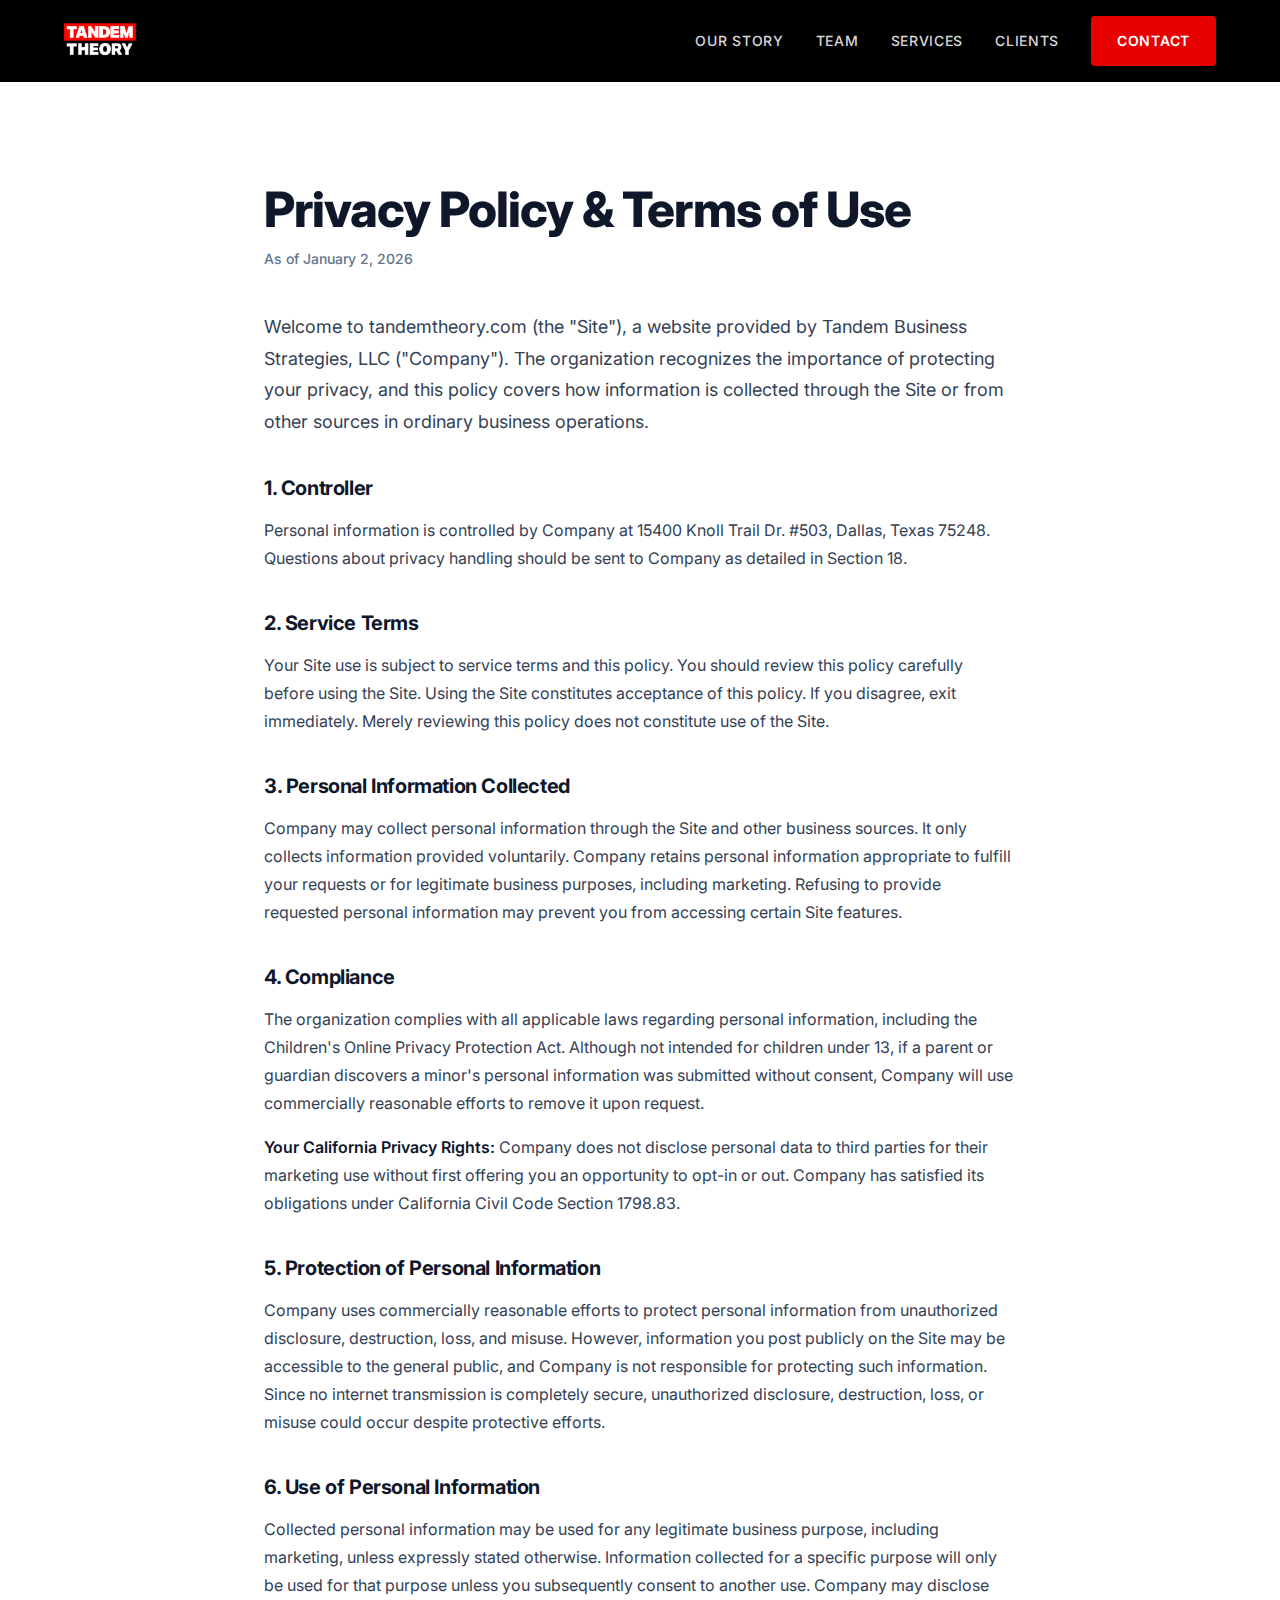
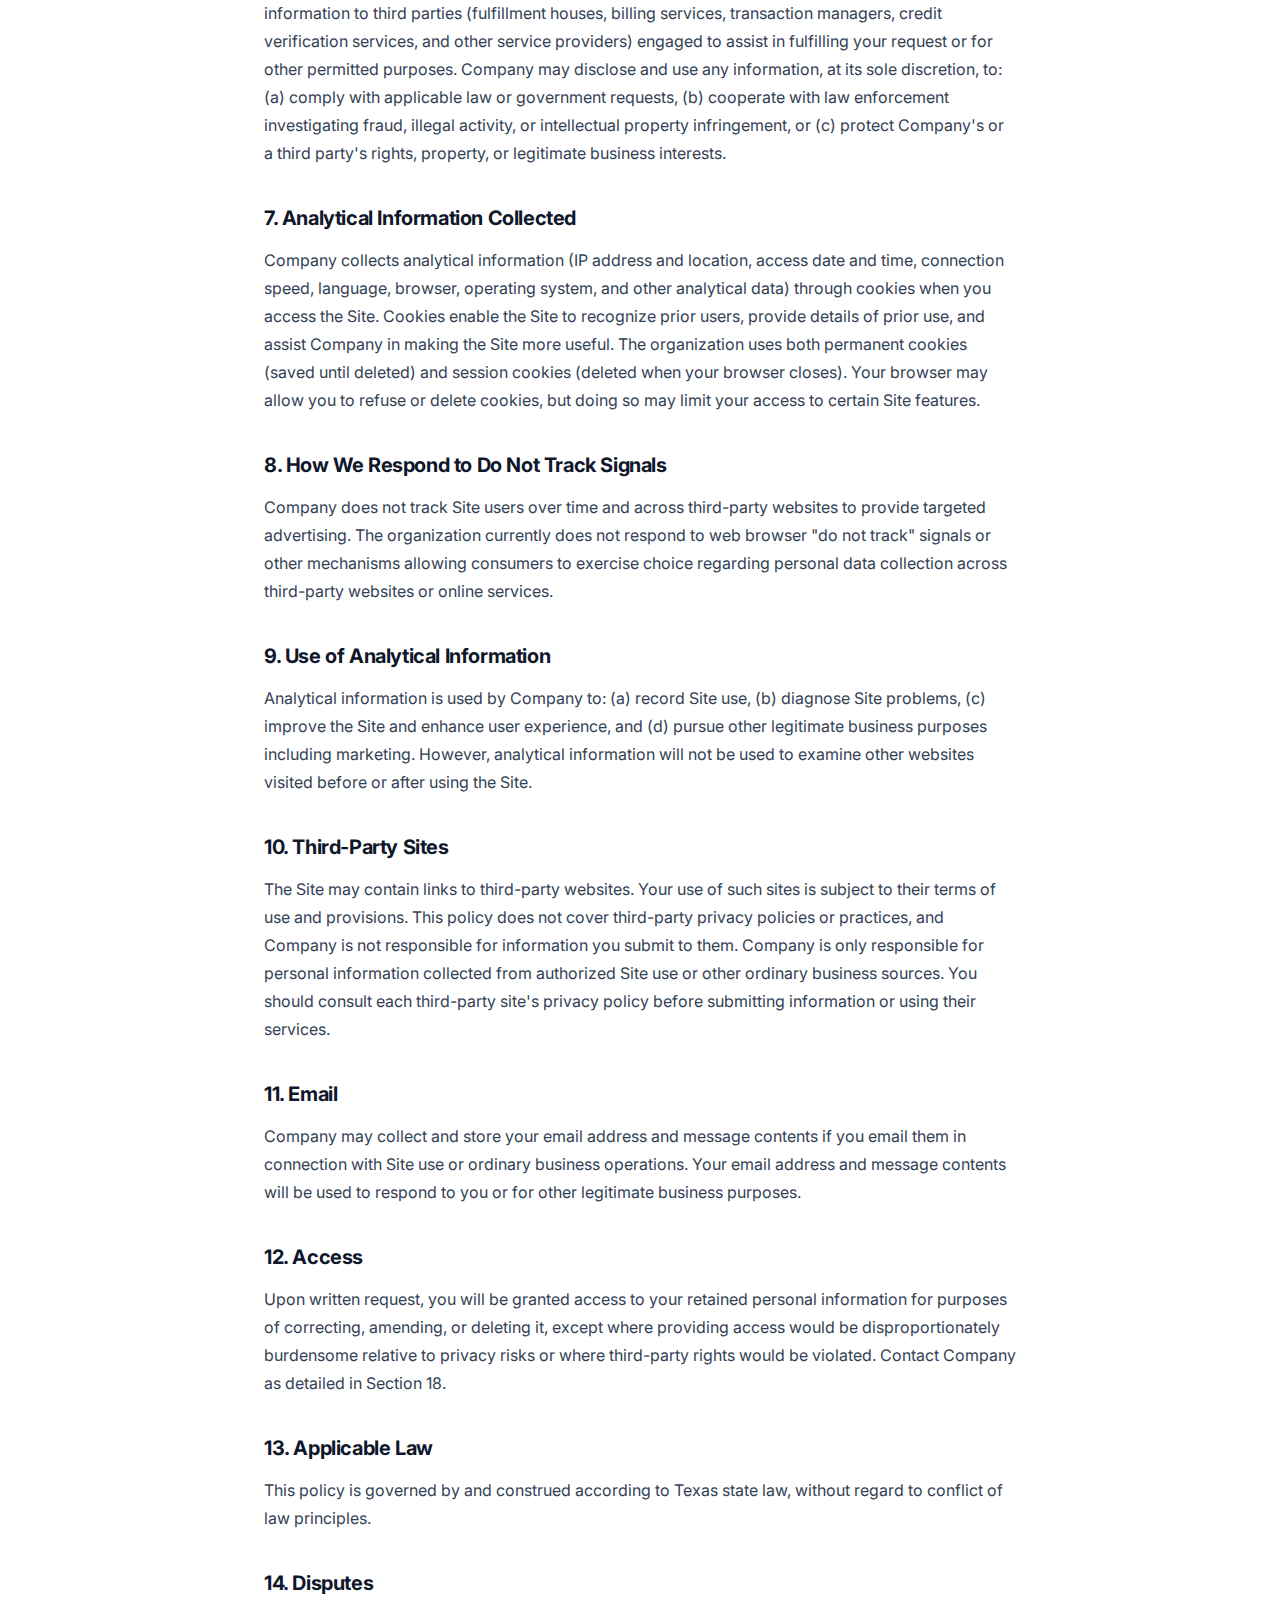
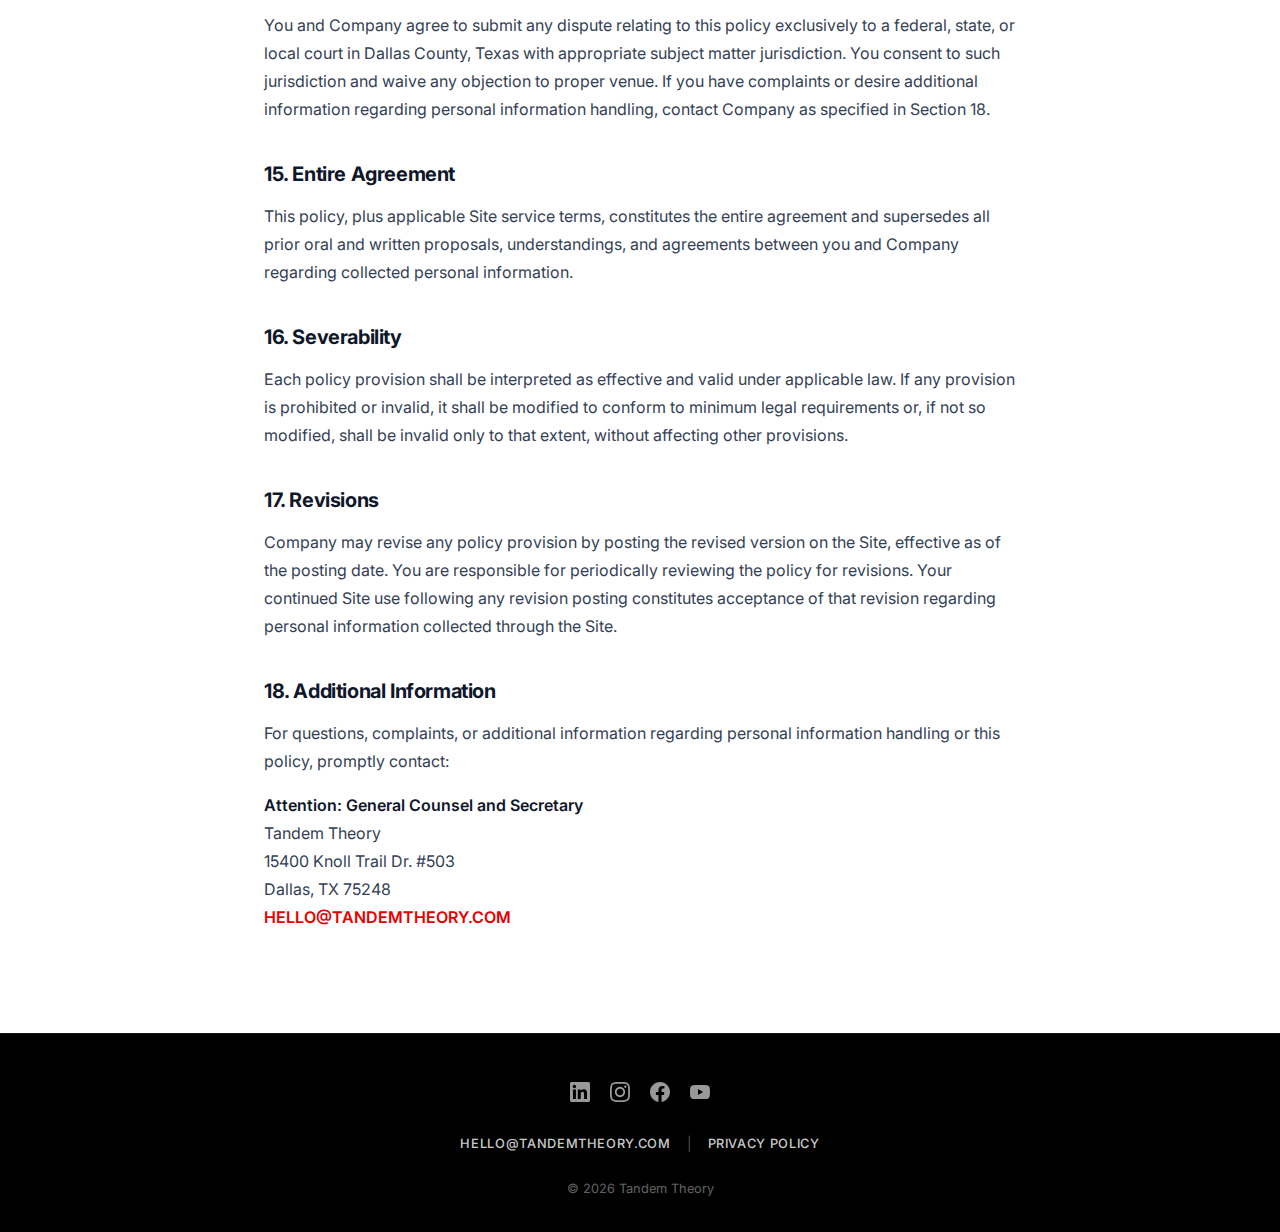
<file: privacy-policy.html>
<!DOCTYPE html>
<html lang="en">
<head>
  <meta charset="UTF-8">
  <meta name="viewport" content="width=device-width, initial-scale=1.0">
  <title>Privacy Policy | Tandem Theory</title>
  <meta name="description" content="Tandem Theory Privacy Policy and Terms of Use.">

  <!-- Favicon -->
  <link rel="icon" type="image/x-icon" href="favicon.ico">
  <link rel="icon" type="image/png" sizes="32x32" href="favicon-32x32.png">
  <link rel="icon" type="image/png" sizes="16x16" href="favicon-16x16.png">
  <link rel="apple-touch-icon" sizes="180x180" href="apple-touch-icon.png">
  <meta name="theme-color" content="#0F172A">

  <link rel="stylesheet" href="styles.css">
</head>
<body>
  <!-- Navigation -->
  <nav>
    <div class="container">
      <a href="index.html" class="logo"><img src="photos/tandem-logo.png" alt="Tandem Theory"></a>

      <!-- Hamburger Menu Button (mobile only) -->
      <button class="nav-toggle" aria-label="Toggle navigation menu" aria-expanded="false">
        <span class="hamburger-line"></span>
        <span class="hamburger-line"></span>
        <span class="hamburger-line"></span>
      </button>

      <ul class="nav-menu">
        <li><a href="index.html#story">Our Story</a></li>
        <li><a href="index.html#team">Team</a></li>
        <li><a href="index.html#services">Services</a></li>
        <li><a href="index.html#clients">Clients</a></li>
        <li><a href="index.html#contact" class="btn btn-primary">Contact</a></li>
      </ul>
    </div>
  </nav>

  <!-- Privacy Policy Content -->
  <section class="policy-page">
    <div class="container container--narrow">
      <h1>Privacy Policy & Terms of Use</h1>
      <p class="policy-date">As of January 2, 2026</p>

      <p class="lead">Welcome to tandemtheory.com (the "Site"), a website provided by Tandem Business Strategies, LLC ("Company"). The organization recognizes the importance of protecting your privacy, and this policy covers how information is collected through the Site or from other sources in ordinary business operations.</p>

      <h2>1. Controller</h2>
      <p>Personal information is controlled by Company at 15400 Knoll Trail Dr. #503, Dallas, Texas 75248. Questions about privacy handling should be sent to Company as detailed in Section 18.</p>

      <h2>2. Service Terms</h2>
      <p>Your Site use is subject to service terms and this policy. You should review this policy carefully before using the Site. Using the Site constitutes acceptance of this policy. If you disagree, exit immediately. Merely reviewing this policy does not constitute use of the Site.</p>

      <h2>3. Personal Information Collected</h2>
      <p>Company may collect personal information through the Site and other business sources. It only collects information provided voluntarily. Company retains personal information appropriate to fulfill your requests or for legitimate business purposes, including marketing. Refusing to provide requested personal information may prevent you from accessing certain Site features.</p>

      <h2>4. Compliance</h2>
      <p>The organization complies with all applicable laws regarding personal information, including the Children's Online Privacy Protection Act. Although not intended for children under 13, if a parent or guardian discovers a minor's personal information was submitted without consent, Company will use commercially reasonable efforts to remove it upon request.</p>
      <p><strong>Your California Privacy Rights:</strong> Company does not disclose personal data to third parties for their marketing use without first offering you an opportunity to opt-in or out. Company has satisfied its obligations under California Civil Code Section 1798.83.</p>

      <h2>5. Protection of Personal Information</h2>
      <p>Company uses commercially reasonable efforts to protect personal information from unauthorized disclosure, destruction, loss, and misuse. However, information you post publicly on the Site may be accessible to the general public, and Company is not responsible for protecting such information. Since no internet transmission is completely secure, unauthorized disclosure, destruction, loss, or misuse could occur despite protective efforts.</p>

      <h2>6. Use of Personal Information</h2>
      <p>Collected personal information may be used for any legitimate business purpose, including marketing, unless expressly stated otherwise. Information collected for a specific purpose will only be used for that purpose unless you subsequently consent to another use. Company may disclose information to third parties (fulfillment houses, billing services, transaction managers, credit verification services, and other service providers) engaged to assist in fulfilling your request or for other permitted purposes. Company may disclose and use any information, at its sole discretion, to: (a) comply with applicable law or government requests, (b) cooperate with law enforcement investigating fraud, illegal activity, or intellectual property infringement, or (c) protect Company's or a third party's rights, property, or legitimate business interests.</p>

      <h2>7. Analytical Information Collected</h2>
      <p>Company collects analytical information (IP address and location, access date and time, connection speed, language, browser, operating system, and other analytical data) through cookies when you access the Site. Cookies enable the Site to recognize prior users, provide details of prior use, and assist Company in making the Site more useful. The organization uses both permanent cookies (saved until deleted) and session cookies (deleted when your browser closes). Your browser may allow you to refuse or delete cookies, but doing so may limit your access to certain Site features.</p>

      <h2>8. How We Respond to Do Not Track Signals</h2>
      <p>Company does not track Site users over time and across third-party websites to provide targeted advertising. The organization currently does not respond to web browser "do not track" signals or other mechanisms allowing consumers to exercise choice regarding personal data collection across third-party websites or online services.</p>

      <h2>9. Use of Analytical Information</h2>
      <p>Analytical information is used by Company to: (a) record Site use, (b) diagnose Site problems, (c) improve the Site and enhance user experience, and (d) pursue other legitimate business purposes including marketing. However, analytical information will not be used to examine other websites visited before or after using the Site.</p>

      <h2>10. Third-Party Sites</h2>
      <p>The Site may contain links to third-party websites. Your use of such sites is subject to their terms of use and provisions. This policy does not cover third-party privacy policies or practices, and Company is not responsible for information you submit to them. Company is only responsible for personal information collected from authorized Site use or other ordinary business sources. You should consult each third-party site's privacy policy before submitting information or using their services.</p>

      <h2>11. Email</h2>
      <p>Company may collect and store your email address and message contents if you email them in connection with Site use or ordinary business operations. Your email address and message contents will be used to respond to you or for other legitimate business purposes.</p>

      <h2>12. Access</h2>
      <p>Upon written request, you will be granted access to your retained personal information for purposes of correcting, amending, or deleting it, except where providing access would be disproportionately burdensome relative to privacy risks or where third-party rights would be violated. Contact Company as detailed in Section 18.</p>

      <h2>13. Applicable Law</h2>
      <p>This policy is governed by and construed according to Texas state law, without regard to conflict of law principles.</p>

      <h2>14. Disputes</h2>
      <p>You and Company agree to submit any dispute relating to this policy exclusively to a federal, state, or local court in Dallas County, Texas with appropriate subject matter jurisdiction. You consent to such jurisdiction and waive any objection to proper venue. If you have complaints or desire additional information regarding personal information handling, contact Company as specified in Section 18.</p>

      <h2>15. Entire Agreement</h2>
      <p>This policy, plus applicable Site service terms, constitutes the entire agreement and supersedes all prior oral and written proposals, understandings, and agreements between you and Company regarding collected personal information.</p>

      <h2>16. Severability</h2>
      <p>Each policy provision shall be interpreted as effective and valid under applicable law. If any provision is prohibited or invalid, it shall be modified to conform to minimum legal requirements or, if not so modified, shall be invalid only to that extent, without affecting other provisions.</p>

      <h2>17. Revisions</h2>
      <p>Company may revise any policy provision by posting the revised version on the Site, effective as of the posting date. You are responsible for periodically reviewing the policy for revisions. Your continued Site use following any revision posting constitutes acceptance of that revision regarding personal information collected through the Site.</p>

      <h2>18. Additional Information</h2>
      <p>For questions, complaints, or additional information regarding personal information handling or this policy, promptly contact:</p>
      <address>
        <strong>Attention: General Counsel and Secretary</strong><br>
        Tandem Theory<br>
        15400 Knoll Trail Dr. #503<br>
        Dallas, TX 75248<br>
        <a href="mailto:hello@tandemtheory.com">HELLO@TANDEMTHEORY.COM</a>
      </address>
    </div>
  </section>

  <!-- Footer -->
  <footer>
    <div class="container">
      <div class="footer-content">
        <div class="footer-social">
          <a href="https://www.linkedin.com/company/tandem-theory-llc/" target="_blank" rel="noopener" aria-label="LinkedIn">
            <svg width="20" height="20" viewBox="0 0 24 24" fill="currentColor"><path d="M20.447 20.452h-3.554v-5.569c0-1.328-.027-3.037-1.852-3.037-1.853 0-2.136 1.445-2.136 2.939v5.667H9.351V9h3.414v1.561h.046c.477-.9 1.637-1.85 3.37-1.85 3.601 0 4.267 2.37 4.267 5.455v6.286zM5.337 7.433c-1.144 0-2.063-.926-2.063-2.065 0-1.138.92-2.063 2.063-2.063 1.14 0 2.064.925 2.064 2.063 0 1.139-.925 2.065-2.064 2.065zm1.782 13.019H3.555V9h3.564v11.452zM22.225 0H1.771C.792 0 0 .774 0 1.729v20.542C0 23.227.792 24 1.771 24h20.451C23.2 24 24 23.227 24 22.271V1.729C24 .774 23.2 0 22.222 0h.003z"/></svg>
          </a>
          <a href="https://www.instagram.com/tandemtheory/" target="_blank" rel="noopener" aria-label="Instagram">
            <svg width="20" height="20" viewBox="0 0 24 24" fill="currentColor"><path d="M12 2.163c3.204 0 3.584.012 4.85.07 3.252.148 4.771 1.691 4.919 4.919.058 1.265.069 1.645.069 4.849 0 3.205-.012 3.584-.069 4.849-.149 3.225-1.664 4.771-4.919 4.919-1.266.058-1.644.07-4.85.07-3.204 0-3.584-.012-4.849-.07-3.26-.149-4.771-1.699-4.919-4.92-.058-1.265-.07-1.644-.07-4.849 0-3.204.013-3.583.07-4.849.149-3.227 1.664-4.771 4.919-4.919 1.266-.057 1.645-.069 4.849-.069zm0-2.163c-3.259 0-3.667.014-4.947.072-4.358.2-6.78 2.618-6.98 6.98-.059 1.281-.073 1.689-.073 4.948 0 3.259.014 3.668.072 4.948.2 4.358 2.618 6.78 6.98 6.98 1.281.058 1.689.072 4.948.072 3.259 0 3.668-.014 4.948-.072 4.354-.2 6.782-2.618 6.979-6.98.059-1.28.073-1.689.073-4.948 0-3.259-.014-3.667-.072-4.947-.196-4.354-2.617-6.78-6.979-6.98-1.281-.059-1.69-.073-4.949-.073zm0 5.838c-3.403 0-6.162 2.759-6.162 6.162s2.759 6.163 6.162 6.163 6.162-2.759 6.162-6.163c0-3.403-2.759-6.162-6.162-6.162zm0 10.162c-2.209 0-4-1.79-4-4 0-2.209 1.791-4 4-4s4 1.791 4 4c0 2.21-1.791 4-4 4zm6.406-11.845c-.796 0-1.441.645-1.441 1.44s.645 1.44 1.441 1.44c.795 0 1.439-.645 1.439-1.44s-.644-1.44-1.439-1.44z"/></svg>
          </a>
          <a href="https://www.facebook.com/tandemtheory" target="_blank" rel="noopener" aria-label="Facebook">
            <svg width="20" height="20" viewBox="0 0 24 24" fill="currentColor"><path d="M24 12.073c0-6.627-5.373-12-12-12s-12 5.373-12 12c0 5.99 4.388 10.954 10.125 11.854v-8.385H7.078v-3.47h3.047V9.43c0-3.007 1.792-4.669 4.533-4.669 1.312 0 2.686.235 2.686.235v2.953H15.83c-1.491 0-1.956.925-1.956 1.874v2.25h3.328l-.532 3.47h-2.796v8.385C19.612 23.027 24 18.062 24 12.073z"/></svg>
          </a>
          <a href="https://www.youtube.com/@tandemtheory" target="_blank" rel="noopener" aria-label="YouTube">
            <svg width="20" height="20" viewBox="0 0 24 24" fill="currentColor"><path d="M23.498 6.186a3.016 3.016 0 0 0-2.122-2.136C19.505 3.545 12 3.545 12 3.545s-7.505 0-9.377.505A3.017 3.017 0 0 0 .502 6.186C0 8.07 0 12 0 12s0 3.93.502 5.814a3.016 3.016 0 0 0 2.122 2.136c1.871.505 9.376.505 9.376.505s7.505 0 9.377-.505a3.015 3.015 0 0 0 2.122-2.136C24 15.93 24 12 24 12s0-3.93-.502-5.814zM9.545 15.568V8.432L15.818 12l-6.273 3.568z"/></svg>
          </a>
        </div>
        <div class="footer-links">
          <a href="mailto:hello@tandemtheory.com">HELLO@TANDEMTHEORY.COM</a>
          <span class="footer-divider">|</span>
          <a href="privacy-policy.html">PRIVACY POLICY</a>
        </div>
        <p class="footer-copyright">&copy; 2026 Tandem Theory</p>
      </div>
    </div>
  </footer>

  <script>
    // Mobile navigation toggle
    const navToggle = document.querySelector('.nav-toggle');
    const navMenu = document.querySelector('.nav-menu');

    function closeMenu() {
      navToggle.classList.remove('active');
      navMenu.classList.remove('active');
      navToggle.setAttribute('aria-expanded', 'false');
      document.body.style.overflow = '';
    }

    function openMenu() {
      navToggle.classList.add('active');
      navMenu.classList.add('active');
      navToggle.setAttribute('aria-expanded', 'true');
      document.body.style.overflow = 'hidden';
    }

    navToggle.addEventListener('click', () => {
      if (navMenu.classList.contains('active')) {
        closeMenu();
      } else {
        openMenu();
      }
    });

    navMenu.querySelectorAll('a').forEach(link => {
      link.addEventListener('click', closeMenu);
    });

    document.addEventListener('click', (e) => {
      if (navMenu.classList.contains('active') &&
          !navMenu.contains(e.target) &&
          !navToggle.contains(e.target)) {
        closeMenu();
      }
    });

    document.addEventListener('keydown', (e) => {
      if (e.key === 'Escape' && navMenu.classList.contains('active')) {
        closeMenu();
        navToggle.focus();
      }
    });
  </script>
</body>
</html>
</file>
<file: styles.css>
/* ============================================================================
   TANDEM THEORY 2026 - Premium Design System
   ============================================================================
   A refined, confident design language for a premium marketing agency.

   Design Principles:
   - Confident restraint over flashy decoration
   - Generous whitespace creates premium feel
   - Typography does the heavy lifting
   - Red accents are strategic, not overwhelming
   - Smooth micro-interactions signal quality

   Typography: Inter (Google Fonts) - clean, professional, highly readable
   ============================================================================ */

/* ----------------------------------------------------------------------------
   Google Font Import
   Inter: Modern, professional, excellent readability at all sizes
   ---------------------------------------------------------------------------- */
@import url('https://fonts.googleapis.com/css2?family=Inter:wght@400;500;600;700;800&display=swap');

/* ----------------------------------------------------------------------------
   Design Tokens / CSS Custom Properties
   Centralized values for consistency and maintainability
   ---------------------------------------------------------------------------- */
:root {
  /* Brand Colors - Strategic use of red */
  --red-primary: #E60000;      /* Slightly refined red - less harsh than pure #FF0000 */
  --red-hover: #CC0000;        /* Deeper red for hover states */
  --red-subtle: rgba(230, 0, 0, 0.08); /* For subtle backgrounds */

  /* Neutrals - Sophisticated slate palette */
  --dark-slate: #0F172A;       /* Near-black for maximum impact */
  --medium-slate: #334155;     /* Primary body text */
  --light-slate: #64748B;      /* Secondary text, captions */
  --border-slate: #E2E8F0;     /* Subtle borders */
  --light-gray: #F8FAFC;       /* Light backgrounds */
  --white: #FFFFFF;

  /* Typography Scale - Based on 1.25 ratio (Major Third) */
  --text-xs: 0.8rem;           /* 12.8px - Fine print */
  --text-sm: 0.875rem;         /* 14px - Captions, labels */
  --text-base: 1rem;           /* 16px - Body text */
  --text-lg: 1.125rem;         /* 18px - Lead paragraphs */
  --text-xl: 1.25rem;          /* 20px - Small headings */
  --text-2xl: 1.563rem;        /* 25px - Section subheads */
  --text-3xl: 1.953rem;        /* 31px - Section heads */
  --text-4xl: 2.441rem;        /* 39px - Page heads */
  --text-5xl: 3.052rem;        /* 49px - Hero text */
  --text-6xl: 3.815rem;        /* 61px - Display */

  /* Font Weights */
  --font-normal: 400;
  --font-medium: 500;
  --font-semibold: 600;
  --font-bold: 700;
  --font-extrabold: 800;

  /* Line Heights */
  --leading-tight: 1.15;       /* Headings */
  --leading-snug: 1.3;         /* Subheadings */
  --leading-normal: 1.6;       /* Body text */
  --leading-relaxed: 1.75;     /* Long-form content */

  /* Letter Spacing */
  --tracking-tight: -0.02em;   /* Headings */
  --tracking-normal: 0;
  --tracking-wide: 0.05em;     /* Labels, caps */

  /* Spacing Scale - 8px base unit */
  --space-1: 0.25rem;          /* 4px */
  --space-2: 0.5rem;           /* 8px */
  --space-3: 0.75rem;          /* 12px */
  --space-4: 1rem;             /* 16px */
  --space-5: 1.25rem;          /* 20px */
  --space-6: 1.5rem;           /* 24px */
  --space-8: 2rem;             /* 32px */
  --space-10: 2.5rem;          /* 40px */
  --space-12: 3rem;            /* 48px */
  --space-16: 4rem;            /* 64px */
  --space-20: 5rem;            /* 80px */
  --space-24: 6rem;            /* 96px */
  --space-32: 8rem;            /* 128px */

  /* Section Spacing - Generous for premium feel */
  --section-padding: clamp(4rem, 8vw, 7rem);
  --section-gap: clamp(3rem, 6vw, 5rem);

  /* Layout */
  --container-max: 1200px;
  --container-narrow: 800px;
  --container-wide: 1400px;

  /* Effects */
  --shadow-sm: 0 1px 2px rgba(0, 0, 0, 0.04);
  --shadow-md: 0 4px 12px rgba(0, 0, 0, 0.08);
  --shadow-lg: 0 12px 32px rgba(0, 0, 0, 0.12);
  --shadow-xl: 0 24px 48px rgba(0, 0, 0, 0.16);

  --radius-sm: 4px;
  --radius-md: 8px;
  --radius-lg: 12px;
  --radius-xl: 16px;

  /* Transitions */
  --ease-out: cubic-bezier(0.16, 1, 0.3, 1);
  --ease-in-out: cubic-bezier(0.45, 0, 0.55, 1);
  --duration-fast: 150ms;
  --duration-normal: 250ms;
  --duration-slow: 400ms;
}

/* ----------------------------------------------------------------------------
   CSS Reset & Base Styles
   ---------------------------------------------------------------------------- */
*,
*::before,
*::after {
  margin: 0;
  padding: 0;
  box-sizing: border-box;
}

html {
  scroll-behavior: smooth;
  -webkit-font-smoothing: antialiased;
  -moz-osx-font-smoothing: grayscale;
}

body {
  font-family: 'Inter', -apple-system, BlinkMacSystemFont, 'Segoe UI', Roboto, sans-serif;
  font-size: var(--text-base);
  font-weight: var(--font-normal);
  line-height: var(--leading-normal);
  color: var(--medium-slate);
  background: var(--white);
}

img {
  max-width: 100%;
  height: auto;
  display: block;
}

/* ----------------------------------------------------------------------------
   Typography System
   Clear hierarchy creates visual rhythm and guides the eye
   ---------------------------------------------------------------------------- */
h1, h2, h3, h4, h5, h6 {
  font-weight: var(--font-bold);
  color: var(--dark-slate);
  line-height: var(--leading-tight);
  letter-spacing: var(--tracking-tight);
}

h1 {
  font-size: var(--text-5xl);
  font-weight: var(--font-extrabold);
}

h2 {
  font-size: var(--text-4xl);
  margin-bottom: var(--space-4);
}

h3 {
  font-size: var(--text-2xl);
  font-weight: var(--font-semibold);
  line-height: var(--leading-snug);
}

h4 {
  font-size: var(--text-xl);
  font-weight: var(--font-semibold);
}

p {
  margin-bottom: var(--space-4);
}

p:last-child {
  margin-bottom: 0;
}

/* Lead paragraph styling */
.lead {
  font-size: var(--text-lg);
  line-height: var(--leading-relaxed);
  color: var(--light-slate);
}

strong {
  font-weight: var(--font-semibold);
  color: var(--dark-slate);
}

/* Global link styles - prevent browser default blue */
a {
  color: var(--red-primary);
  text-decoration: none;
  transition: color var(--duration-fast) var(--ease-out);
}

a:hover {
  color: var(--red-hover);
}

/* ----------------------------------------------------------------------------
   Layout System
   ---------------------------------------------------------------------------- */
.container {
  width: 100%;
  max-width: var(--container-max);
  margin: 0 auto;
  padding: 0 var(--space-6);
}

.container--narrow {
  max-width: var(--container-narrow);
}

.container--wide {
  max-width: var(--container-wide);
}

/* Section base styling */
section {
  scroll-margin-top: 100px;
}

/* ----------------------------------------------------------------------------
   Navigation
   Fixed, sleek, professional
   ---------------------------------------------------------------------------- */
nav {
  position: fixed;
  top: 0;
  left: 0;
  right: 0;
  background: #000000;
  z-index: 1000;
  padding: var(--space-4) 0;
  transition: all var(--duration-normal) var(--ease-out);
}

/* Add subtle shadow when scrolled - can be enhanced with JS */
nav.scrolled {
  background: rgba(0, 0, 0, 0.98);
  backdrop-filter: blur(12px);
  -webkit-backdrop-filter: blur(12px);
  box-shadow: var(--shadow-md);
}

nav .container {
  display: flex;
  justify-content: space-between;
  align-items: center;
}

.logo {
  display: flex;
  align-items: center;
  text-decoration: none;
  transition: opacity var(--duration-fast) var(--ease-out);
}

.logo:hover {
  opacity: 0.85;
}

.logo img {
  height: 36px;
  width: auto;
}

nav ul {
  display: flex;
  list-style: none;
  gap: var(--space-8);
  align-items: center;
}

nav a {
  color: rgba(255, 255, 255, 0.85);
  text-decoration: none;
  font-size: var(--text-sm);
  font-weight: var(--font-medium);
  letter-spacing: var(--tracking-wide);
  text-transform: uppercase;
  transition: color var(--duration-fast) var(--ease-out);
  position: relative;
}

nav a:not(.btn)::after {
  content: '';
  position: absolute;
  bottom: -4px;
  left: 0;
  width: 0;
  height: 2px;
  background: var(--red-primary);
  transition: width var(--duration-normal) var(--ease-out);
}

nav a:not(.btn):hover {
  color: var(--white);
}

nav a:not(.btn):hover::after {
  width: 100%;
}

/* ----------------------------------------------------------------------------
   Mobile Navigation Toggle (Hamburger Menu)
   Hidden on desktop, visible on mobile
   ---------------------------------------------------------------------------- */
.nav-toggle {
  display: none;
  flex-direction: column;
  justify-content: center;
  align-items: center;
  width: 44px;
  height: 44px;
  padding: 0;
  background: transparent;
  border: none;
  cursor: pointer;
  z-index: 1001;
}

.hamburger-line {
  display: block;
  width: 24px;
  height: 2px;
  background: var(--white);
  border-radius: 2px;
  transition: all var(--duration-normal) var(--ease-out);
}

.hamburger-line:nth-child(1) {
  transform: translateY(-6px);
}

.hamburger-line:nth-child(3) {
  transform: translateY(6px);
}

/* Hamburger to X animation when active */
.nav-toggle.active .hamburger-line:nth-child(1) {
  transform: translateY(0) rotate(45deg);
}

.nav-toggle.active .hamburger-line:nth-child(2) {
  opacity: 0;
  transform: scaleX(0);
}

.nav-toggle.active .hamburger-line:nth-child(3) {
  transform: translateY(0) rotate(-45deg);
}

/* ----------------------------------------------------------------------------
   Buttons
   Confident, tactile, premium feel
   ---------------------------------------------------------------------------- */
.btn {
  display: inline-flex;
  align-items: center;
  justify-content: center;
  padding: var(--space-3) var(--space-6);
  font-family: inherit;
  font-size: var(--text-sm);
  font-weight: var(--font-semibold);
  letter-spacing: var(--tracking-wide);
  text-transform: uppercase;
  text-decoration: none;
  border-radius: var(--radius-sm);
  border: 2px solid transparent;
  cursor: pointer;
  transition: all var(--duration-normal) var(--ease-out);
}

.btn-primary {
  background: var(--red-primary);
  color: var(--white);
  border-color: var(--red-primary);
}

.btn-primary:hover {
  background: var(--red-hover);
  border-color: var(--red-hover);
  transform: translateY(-2px);
  box-shadow: 0 4px 16px rgba(230, 0, 0, 0.3);
}

.btn-outline {
  background: transparent;
  color: var(--white);
  border-color: rgba(255, 255, 255, 0.5);
}

.btn-outline:hover {
  background: var(--white);
  color: var(--dark-slate);
  border-color: var(--white);
  transform: translateY(-2px);
}

/* Larger button variant for hero */
.btn--lg {
  padding: var(--space-4) var(--space-10);
  font-size: var(--text-base);
}

/* ----------------------------------------------------------------------------
   Hero Section
   Premium, confident, photographic
   ---------------------------------------------------------------------------- */
.hero {
  min-height: 100vh;
  display: flex;
  align-items: center;
  justify-content: center;
  position: relative;
  overflow: hidden;
  padding-top: 80px;
}

.hero-image {
  position: absolute;
  top: 0;
  left: 0;
  width: 100%;
  height: 100%;
  object-fit: cover;
  object-position: center center;
  z-index: 1;
}

/* Sophisticated multi-layer gradient overlay */
.hero-overlay {
  position: absolute;
  top: 0;
  left: 0;
  width: 100%;
  height: 100%;
  z-index: 2;
  /* Darker, more dramatic gradient for premium feel */
  background:
    linear-gradient(
      180deg,
      rgba(15, 23, 42, 0.4) 0%,
      rgba(15, 23, 42, 0.3) 40%,
      rgba(15, 23, 42, 0.6) 80%,
      rgba(15, 23, 42, 0.85) 100%
    );
}

.hero-content {
  position: relative;
  z-index: 3;
  text-align: center;
  color: var(--white);
  max-width: 900px;
  padding: var(--space-8);
}

.hero-content h1 {
  color: var(--white);
  font-size: clamp(2.5rem, 6vw, var(--text-6xl));
  font-weight: var(--font-extrabold);
  margin-bottom: var(--space-6);
  text-shadow: 0 2px 40px rgba(0, 0, 0, 0.3);
  letter-spacing: -0.03em;
}

.hero-content p {
  font-size: clamp(1.125rem, 2.5vw, var(--text-xl));
  line-height: var(--leading-relaxed);
  margin-bottom: var(--space-10);
  opacity: 0.92;
  max-width: 650px;
  margin-left: auto;
  margin-right: auto;
  text-shadow: 0 1px 20px rgba(0, 0, 0, 0.2);
}

/* ----------------------------------------------------------------------------
   Stats Bar
   High-impact, authoritative proof points
   ---------------------------------------------------------------------------- */
.stats-bar {
  background: var(--dark-slate);
  padding: var(--space-16) 0;
  position: relative;
}

/* Subtle top border accent */
.stats-bar::before {
  content: '';
  position: absolute;
  top: 0;
  left: 50%;
  transform: translateX(-50%);
  width: min(90%, 600px);
  height: 1px;
  background: linear-gradient(
    90deg,
    transparent,
    rgba(255, 255, 255, 0.15) 20%,
    rgba(255, 255, 255, 0.15) 80%,
    transparent
  );
}

.stats-row {
  display: flex;
  justify-content: center;
  gap: clamp(var(--space-8), 8vw, var(--space-24));
  flex-wrap: wrap;
}

.stat {
  text-align: center;
  color: var(--white);
}

.stat-number {
  font-size: clamp(var(--text-3xl), 5vw, var(--text-5xl));
  font-weight: var(--font-extrabold);
  color: var(--red-primary);
  display: block;
  letter-spacing: var(--tracking-tight);
  line-height: 1;
  margin-bottom: var(--space-3);
}

.stat-label {
  font-size: var(--text-sm);
  font-weight: var(--font-medium);
  letter-spacing: var(--tracking-wide);
  text-transform: uppercase;
  opacity: 0.7;
}

/* ----------------------------------------------------------------------------
   Story Section (Compact)
   Centered, focused narrative
   ---------------------------------------------------------------------------- */
.story-compact {
  padding: var(--section-padding) 0;
  background: var(--white);
}

.story-compact .container {
  max-width: var(--container-narrow);
  text-align: center;
}

.story-compact h2 {
  margin-bottom: var(--space-8);
  font-size: clamp(var(--text-2xl), 4vw, var(--text-4xl));
}

.story-compact p {
  font-size: var(--text-lg);
  line-height: var(--leading-relaxed);
  color: var(--medium-slate);
  margin-bottom: var(--space-6);
}

.story-compact p:last-child {
  margin-bottom: 0;
  font-weight: var(--font-semibold);
  color: var(--dark-slate);
}

/* ----------------------------------------------------------------------------
   Three Pillars Section
   Strong visual identity, premium cards
   ---------------------------------------------------------------------------- */
.pillars-section {
  padding: var(--section-padding) 0;
  background: var(--dark-slate);
  color: var(--white);
  position: relative;
  overflow: hidden;
}

/* Subtle decorative element */
.pillars-section::before {
  content: '';
  position: absolute;
  top: -200px;
  right: -200px;
  width: 500px;
  height: 500px;
  background: radial-gradient(circle, rgba(230, 0, 0, 0.08) 0%, transparent 70%);
  pointer-events: none;
}

.pillars-section h2 {
  color: var(--white);
  text-align: center;
  margin-bottom: var(--section-gap);
  font-size: clamp(var(--text-2xl), 4vw, var(--text-4xl));
}

.pillars-grid {
  display: grid;
  grid-template-columns: repeat(3, 1fr);
  gap: var(--space-8);
}

.pillar-card {
  background: rgba(255, 255, 255, 0.03);
  border: 1px solid rgba(255, 255, 255, 0.08);
  padding: var(--space-10);
  border-radius: var(--radius-lg);
  position: relative;
  transition: all var(--duration-normal) var(--ease-out);
}

.pillar-card::before {
  content: '';
  position: absolute;
  top: 0;
  left: var(--space-8);
  right: var(--space-8);
  height: 3px;
  background: var(--red-primary);
  border-radius: 0 0 var(--radius-sm) var(--radius-sm);
}

.pillar-card:hover {
  background: rgba(255, 255, 255, 0.06);
  transform: translateY(-4px);
  box-shadow: 0 16px 48px rgba(0, 0, 0, 0.3);
}

.pillar-card h3 {
  color: var(--white);
  margin-bottom: var(--space-4);
  font-size: var(--text-xl);
}

.pillar-card .pillar-subtitle {
  color: var(--red-primary);
  font-size: var(--text-sm);
  font-weight: var(--font-semibold);
  letter-spacing: var(--tracking-wide);
  text-transform: uppercase;
  margin-bottom: var(--space-3);
}

.pillar-card p {
  color: rgba(255, 255, 255, 0.75);
  font-size: var(--text-base);
  line-height: var(--leading-relaxed);
}

/* ----------------------------------------------------------------------------
   Leadership Section
   Professional grid, subtle hover states
   ---------------------------------------------------------------------------- */
.people-section {
  padding: var(--section-padding) 0;
  background: var(--white);
}

.people-section h2 {
  text-align: center;
  margin-bottom: var(--section-gap);
}

.people-intro {
  text-align: center;
  max-width: 500px;
  margin: 0 auto var(--section-gap);
  font-size: var(--text-lg);
  color: var(--light-slate);
}

.leadership-grid {
  display: grid;
  grid-template-columns: repeat(4, 1fr);
  gap: var(--space-8);
}

.leader-card {
  text-align: center;
  transition: transform var(--duration-normal) var(--ease-out);
}

.leader-card:hover {
  transform: translateY(-4px);
}

.leader-photo {
  width: 100%;
  aspect-ratio: 1;
  object-fit: cover;
  object-position: center top;
  border-radius: var(--radius-md);
  margin-bottom: var(--space-4);
  background: var(--light-gray);
  filter: grayscale(20%);
  transition: all var(--duration-normal) var(--ease-out);
}

.leader-card:hover .leader-photo {
  filter: grayscale(0%);
  box-shadow: var(--shadow-lg);
}

.leader-card h4 {
  margin-bottom: var(--space-1);
  font-size: var(--text-lg);
  font-weight: var(--font-semibold);
}

.leader-card .title {
  font-size: var(--text-sm);
  color: var(--light-slate);
}

/* ----------------------------------------------------------------------------
   Services Section (Compact)
   Clean grid, subtle cards
   ---------------------------------------------------------------------------- */
.services-compact {
  padding: var(--section-padding) 0;
  background: var(--light-gray);
}

.services-compact h2 {
  text-align: center;
  margin-bottom: var(--section-gap);
}

.services-row {
  display: grid;
  grid-template-columns: repeat(4, 1fr);
  gap: var(--space-6);
}

.service-item {
  background: var(--white);
  padding: var(--space-8);
  border-radius: var(--radius-md);
  box-shadow: var(--shadow-sm);
  border: 1px solid var(--border-slate);
  transition: all var(--duration-normal) var(--ease-out);
}

.service-item:hover {
  box-shadow: var(--shadow-md);
  border-color: transparent;
  transform: translateY(-2px);
}

.service-item h4 {
  color: var(--dark-slate);
  margin-bottom: var(--space-3);
  font-size: var(--text-lg);
  display: flex;
  align-items: center;
  gap: var(--space-2);
}

.service-item h4::before {
  content: '';
  width: 3px;
  height: 1em;
  background: var(--red-primary);
  border-radius: 2px;
}

.service-item p {
  font-size: var(--text-sm);
  line-height: var(--leading-relaxed);
  color: var(--medium-slate);
}

/* ----------------------------------------------------------------------------
   Clients Section (Compact)
   Understated authority
   ---------------------------------------------------------------------------- */
.clients-compact {
  padding: var(--space-16) 0;
  background: var(--white);
  border-top: 1px solid var(--border-slate);
  border-bottom: 1px solid var(--border-slate);
}

.clients-compact h2 {
  text-align: center;
  margin-bottom: var(--section-gap);
  font-size: clamp(var(--text-2xl), 4vw, var(--text-4xl));
}

.clients-row {
  display: flex;
  justify-content: center;
  flex-wrap: wrap;
  gap: var(--space-4) var(--space-10);
}

.client-item {
  font-size: var(--text-base);
  font-weight: var(--font-semibold);
  color: var(--medium-slate);
  transition: color var(--duration-fast) var(--ease-out);
}

.client-item:hover {
  color: var(--dark-slate);
}

/* Client Cards Grid */
.clients-grid {
  display: grid;
  grid-template-columns: repeat(4, 1fr);
  gap: var(--space-4);
}

.client-card {
  position: relative;
  background-color: var(--dark-slate);
  background-size: cover;
  background-position: center;
  padding: var(--space-16) var(--space-6);
  border-radius: var(--radius-md);
  text-align: center;
  overflow: hidden;
  cursor: pointer;
  transition: transform var(--duration-normal) var(--ease-out), box-shadow var(--duration-normal) var(--ease-out);
  min-height: 200px;
  display: flex;
  align-items: center;
  justify-content: center;
}

/* Dark overlay for text readability over images */
.client-card::before {
  content: '';
  position: absolute;
  inset: 0;
  background: linear-gradient(135deg, rgba(15, 23, 42, 0.75) 0%, rgba(15, 23, 42, 0.5) 100%);
  z-index: 1;
  transition: opacity var(--duration-normal) var(--ease-out);
}

.client-card:hover {
  transform: translateY(-6px);
  box-shadow: var(--shadow-xl);
}

.client-card:hover::before {
  opacity: 0;
}

.client-name {
  font-size: var(--text-2xl);
  font-weight: var(--font-bold);
  color: var(--white);
  position: relative;
  z-index: 2;
  text-shadow: 0 2px 8px rgba(0, 0, 0, 0.5);
  letter-spacing: var(--tracking-tight);
  transition: opacity var(--duration-normal) var(--ease-out);
}

/* Hide client name on hover to show description */
.client-card:hover .client-name {
  opacity: 0;
}

.client-overlay {
  position: absolute;
  inset: 0;
  background: var(--red-primary);
  display: flex;
  align-items: center;
  justify-content: center;
  padding: var(--space-4);
  opacity: 0;
  transition: opacity var(--duration-normal) var(--ease-out);
}

.client-overlay p {
  color: var(--white);
  font-size: var(--text-sm);
  line-height: var(--leading-relaxed);
  margin: 0;
}

.client-card:hover .client-overlay {
  opacity: 1;
}

/* ----------------------------------------------------------------------------
   Big 5 Beliefs Section
   Distinctive, foundational, manifesto-like
   ---------------------------------------------------------------------------- */
.big-5-section {
  padding: var(--section-padding) 0;
  background: var(--white);
  position: relative;
}

/* Subtle background texture */
.big-5-section::before {
  content: '';
  position: absolute;
  top: 0;
  left: 0;
  right: 0;
  bottom: 0;
  background:
    linear-gradient(180deg, var(--light-gray) 0%, var(--white) 20%, var(--white) 80%, var(--light-gray) 100%);
  opacity: 0.5;
  pointer-events: none;
}

.big-5-section > .container {
  position: relative;
  z-index: 1;
}

.big-5-section > .container > h2 {
  text-align: center;
  margin-bottom: var(--space-2);
  font-size: clamp(var(--text-2xl), 4vw, var(--text-4xl));
}

.big-5-section > .container > p {
  text-align: center;
  max-width: 500px;
  margin: 0 auto var(--section-gap);
  font-size: var(--text-lg);
  color: var(--light-slate);
}

.belief-card {
  display: flex;
  gap: var(--space-8);
  align-items: flex-start;
  padding: var(--space-10) 0;
  border-bottom: 1px solid var(--border-slate);
  max-width: 900px;
  margin: 0 auto;
}

.belief-card:last-child {
  border-bottom: none;
}

.belief-number {
  flex-shrink: 0;
  width: 72px;
  height: 72px;
  background: linear-gradient(135deg, var(--red-primary) 0%, var(--red-hover) 100%);
  color: var(--white);
  font-size: var(--text-3xl);
  font-weight: var(--font-extrabold);
  display: flex;
  align-items: center;
  justify-content: center;
  border-radius: var(--radius-md);
  box-shadow: 0 8px 24px rgba(230, 0, 0, 0.25);
}

.belief-content {
  flex: 1;
  padding-top: var(--space-2);
}

.belief-content h3 {
  margin-bottom: var(--space-2);
  font-size: var(--text-2xl);
  color: var(--dark-slate);
}

.belief-content .belief-because {
  display: block;
  color: var(--red-primary);
  font-size: var(--text-base);
  font-weight: var(--font-semibold);
  font-style: italic;
  margin-bottom: var(--space-3);
}

.belief-content p {
  font-size: var(--text-lg);
  line-height: var(--leading-relaxed);
  color: var(--medium-slate);
}

/* ----------------------------------------------------------------------------
   Beliefs Section (Card Grid Format)
   Clean cards on light background, matching overall design language
   ---------------------------------------------------------------------------- */
.beliefs-section {
  padding: var(--section-padding) 0;
  background: var(--light-gray);
}

.beliefs-section h2 {
  text-align: center;
  margin-bottom: var(--section-gap);
  font-size: clamp(var(--text-2xl), 4vw, var(--text-4xl));
}

.beliefs-grid {
  display: grid;
  grid-template-columns: repeat(5, 1fr);
  gap: var(--space-5);
}

.belief-card-new {
  background: var(--white);
  padding: var(--space-6);
  border-radius: var(--radius-md);
  box-shadow: var(--shadow-sm);
  border: 1px solid var(--border-slate);
  position: relative;
  transition: all var(--duration-normal) var(--ease-out);
}

/* Red accent bar at top */
.belief-card-new::before {
  content: '';
  position: absolute;
  top: 0;
  left: var(--space-4);
  right: var(--space-4);
  height: 3px;
  background: var(--red-primary);
  border-radius: 0 0 var(--radius-sm) var(--radius-sm);
}

.belief-card-new:hover {
  box-shadow: var(--shadow-md);
  border-color: transparent;
  transform: translateY(-4px);
}

.belief-number-small {
  display: inline-flex;
  align-items: center;
  justify-content: center;
  width: 32px;
  height: 32px;
  background: linear-gradient(135deg, var(--red-primary) 0%, var(--red-hover) 100%);
  color: var(--white);
  font-size: var(--text-sm);
  font-weight: var(--font-bold);
  border-radius: var(--radius-sm);
  margin-bottom: var(--space-3);
  box-shadow: 0 4px 12px rgba(230, 0, 0, 0.2);
}

.belief-card-new h3 {
  font-size: var(--text-lg);
  font-weight: var(--font-semibold);
  color: var(--dark-slate);
  margin-bottom: var(--space-2);
  line-height: var(--leading-snug);
}

.belief-card-new .belief-because {
  display: block;
  color: var(--red-primary);
  font-size: var(--text-sm);
  font-weight: var(--font-medium);
  font-style: italic;
  margin-bottom: var(--space-3);
}

.belief-card-new p {
  font-size: var(--text-sm);
  line-height: var(--leading-relaxed);
  color: var(--medium-slate);
}

/* Beliefs responsive */
@media (max-width: 1200px) {
  .beliefs-grid {
    grid-template-columns: repeat(3, 1fr);
  }
}

@media (max-width: 768px) {
  .beliefs-grid {
    grid-template-columns: repeat(2, 1fr);
    gap: var(--space-4);
  }

  .belief-card-new {
    padding: var(--space-5);
  }
}

@media (max-width: 480px) {
  .beliefs-grid {
    grid-template-columns: 1fr;
  }
}

/* ----------------------------------------------------------------------------
   CTA Section
   Compelling but refined
   ---------------------------------------------------------------------------- */
.cta-section {
  padding: var(--section-padding) 0;
  background: #000000;
  color: var(--white);
  text-align: center;
  position: relative;
  overflow: hidden;
}

/* Subtle decorative gradient */
.cta-section::before {
  content: '';
  position: absolute;
  top: 50%;
  left: 50%;
  transform: translate(-50%, -50%);
  width: 150%;
  height: 150%;
  background: radial-gradient(ellipse at center, rgba(230, 0, 0, 0.12) 0%, transparent 50%);
  pointer-events: none;
}

.cta-section .container {
  position: relative;
  z-index: 1;
  max-width: 700px;
}

.cta-section h2 {
  color: var(--white);
  margin-bottom: var(--space-4);
  font-size: clamp(var(--text-2xl), 4vw, var(--text-4xl));
}

.cta-section p {
  font-size: var(--text-lg);
  opacity: 0.85;
  margin-bottom: var(--space-8);
}

.cta-section .btn-outline {
  border-color: rgba(255, 255, 255, 0.3);
  padding: var(--space-4) var(--space-10);
  font-size: var(--text-base);
}

.cta-section .btn-outline:hover {
  background: var(--white);
  color: var(--dark-slate);
  border-color: var(--white);
}

/* ----------------------------------------------------------------------------
   Footer
   Clean, understated
   ---------------------------------------------------------------------------- */
footer {
  background: #000000;
  color: rgba(255, 255, 255, 0.6);
  padding: var(--space-12) 0 var(--space-8);
  text-align: center;
  font-size: var(--text-sm);
  border-top: 1px solid rgba(255, 255, 255, 0.08);
}

.footer-content {
  display: flex;
  flex-direction: column;
  align-items: center;
  gap: var(--space-6);
}

.footer-social {
  display: flex;
  gap: var(--space-5);
}

.footer-social a {
  color: rgba(255, 255, 255, 0.6);
  transition: color var(--duration-fast) var(--ease-out);
}

.footer-social a:hover {
  color: var(--red-primary);
}

.footer-links {
  display: flex;
  align-items: center;
  gap: var(--space-4);
  flex-wrap: wrap;
  justify-content: center;
}

.footer-links a {
  color: rgba(255, 255, 255, 0.8);
  text-decoration: none;
  font-size: var(--text-xs);
  font-weight: var(--font-medium);
  letter-spacing: var(--tracking-wide);
  transition: color var(--duration-fast) var(--ease-out);
}

.footer-links a:hover {
  color: var(--red-primary);
}

.footer-divider {
  color: rgba(255, 255, 255, 0.3);
}

.footer-copyright {
  color: rgba(255, 255, 255, 0.4);
  font-size: var(--text-xs);
  margin: 0;
}

/* ----------------------------------------------------------------------------
   Privacy Policy Page
   Clean, readable legal content
   ---------------------------------------------------------------------------- */
.policy-page {
  padding: calc(80px + var(--section-padding)) 0 var(--section-padding);
  background: var(--white);
  min-height: 100vh;
}

.policy-page h1 {
  font-size: clamp(var(--text-3xl), 5vw, var(--text-5xl));
  margin-bottom: var(--space-2);
  color: var(--dark-slate);
}

.policy-page .policy-date {
  font-size: var(--text-sm);
  color: var(--light-slate);
  margin-bottom: var(--space-10);
  font-weight: var(--font-medium);
}

.policy-page .lead {
  font-size: var(--text-lg);
  line-height: var(--leading-relaxed);
  color: var(--medium-slate);
  margin-bottom: var(--space-10);
}

.policy-page h2 {
  font-size: var(--text-xl);
  margin-top: var(--space-10);
  margin-bottom: var(--space-4);
  color: var(--dark-slate);
}

.policy-page p {
  font-size: var(--text-base);
  line-height: var(--leading-relaxed);
  color: var(--medium-slate);
  margin-bottom: var(--space-4);
}

.policy-page address {
  font-style: normal;
  line-height: var(--leading-relaxed);
  color: var(--medium-slate);
  margin-top: var(--space-4);
}

.policy-page address a {
  color: var(--red-primary);
  text-decoration: none;
  font-weight: var(--font-semibold);
}

.policy-page address a:hover {
  text-decoration: underline;
}

/* ----------------------------------------------------------------------------
   Founder Perspective Sections
   First-person narrative style, alternating layouts
   ---------------------------------------------------------------------------- */
.founder-section {
  padding: var(--section-padding) 0;
  position: relative;
}

.founder-section:nth-child(odd) {
  background: var(--white);
}

.founder-section:nth-child(even) {
  background: var(--light-gray);
}

.founder-content {
  display: grid;
  grid-template-columns: 300px 1fr;
  gap: var(--space-12);
  align-items: start;
  max-width: 1000px;
  margin: 0 auto;
}

/* Reverse layout for right-aligned image */
.founder-right .founder-content {
  grid-template-columns: 1fr 300px;
}

.founder-image {
  position: relative;
}

.founder-image img {
  width: 100%;
  border-radius: var(--radius-lg);
  box-shadow: var(--shadow-lg);
  filter: grayscale(20%);
  transition: all var(--duration-normal) var(--ease-out);
}

.founder-section:hover .founder-image img {
  filter: grayscale(0%);
  box-shadow: var(--shadow-xl);
}

.founder-text {
  padding-top: var(--space-2);
}

.founder-label {
  display: inline-block;
  font-size: var(--text-sm);
  font-weight: var(--font-semibold);
  color: var(--red-primary);
  letter-spacing: var(--tracking-wide);
  text-transform: uppercase;
  margin-bottom: var(--space-3);
}

.founder-text h2 {
  font-size: clamp(var(--text-3xl), 4vw, var(--text-4xl));
  margin-bottom: var(--space-6);
  color: var(--dark-slate);
}

.founder-text blockquote {
  font-size: var(--text-xl);
  font-style: italic;
  color: var(--dark-slate);
  line-height: var(--leading-relaxed);
  margin-bottom: var(--space-6);
  padding-left: var(--space-6);
  border-left: 4px solid var(--red-primary);
  position: relative;
}

.founder-text p {
  font-size: var(--text-lg);
  line-height: var(--leading-relaxed);
  color: var(--medium-slate);
  margin-bottom: var(--space-4);
}

.founder-text p:last-child {
  margin-bottom: 0;
}

.founder-cta {
  margin-top: var(--space-6);
  font-size: var(--text-base);
  color: var(--light-slate);
}

.founder-cta a {
  color: var(--red-primary);
  text-decoration: none;
  font-weight: var(--font-semibold);
  transition: color var(--duration-fast) var(--ease-out);
}

.founder-cta a:hover {
  color: var(--red-hover);
  text-decoration: underline;
}

/* Founder team photo (Culture section) */
.founder-team-photo {
  margin-top: var(--space-12);
  border-radius: var(--radius-lg);
  overflow: hidden;
  box-shadow: var(--shadow-lg);
}

.founder-team-photo img {
  width: 100%;
  height: auto;
  display: block;
}

/* Founder clients grid (BCE section) */
.founder-clients {
  margin-top: var(--space-12);
}

.founder-clients h3 {
  text-align: center;
  margin-bottom: var(--space-8);
  color: var(--dark-slate);
}

.clients-grid--compact {
  display: grid;
  grid-template-columns: repeat(4, 1fr);
  gap: var(--space-4);
}

.clients-grid--compact .client-card {
  height: 100px;
}

@media (max-width: 768px) {
  .clients-grid--compact {
    grid-template-columns: repeat(2, 1fr);
  }
}

/* Founder products grid (Technology section) */
.founder-products {
  margin-top: var(--space-12);
}

.founder-products h3 {
  text-align: center;
  margin-bottom: var(--space-8);
  color: var(--dark-slate);
}

.products-grid {
  display: grid;
  grid-template-columns: repeat(4, 1fr);
  gap: var(--space-4);
}

.product-item {
  background: var(--white);
  border: 1px solid var(--border-slate);
  border-radius: var(--radius-md);
  padding: var(--space-6);
  text-align: center;
  transition: all var(--duration-fast) var(--ease-out);
}

.product-item:hover {
  border-color: var(--red-primary);
  box-shadow: var(--shadow-md);
}

.product-name {
  display: block;
  font-weight: var(--font-semibold);
  color: var(--dark-slate);
  margin-bottom: var(--space-2);
}

.product-desc {
  font-size: var(--text-sm);
  color: var(--light-slate);
}

@media (max-width: 768px) {
  .products-grid {
    grid-template-columns: repeat(2, 1fr);
  }
}

/* ----------------------------------------------------------------------------
   Tools Carousel - Horizontal Scrolling Flip Cards
   ---------------------------------------------------------------------------- */
.tools-carousel {
  display: flex;
  gap: var(--space-4);
  overflow-x: auto;
  overflow-y: hidden;
  padding: var(--space-4) var(--space-2);
  margin: 0 calc(-1 * var(--space-6));
  padding-left: var(--space-6);
  padding-right: var(--space-6);
  scroll-snap-type: x mandatory;
  -webkit-overflow-scrolling: touch;
  scrollbar-width: thin;
  scrollbar-color: var(--red-primary) var(--border-slate);
}

.tools-carousel::-webkit-scrollbar {
  height: 6px;
}

.tools-carousel::-webkit-scrollbar-track {
  background: var(--border-slate);
  border-radius: 3px;
}

.tools-carousel::-webkit-scrollbar-thumb {
  background: var(--red-primary);
  border-radius: 3px;
}

.tools-carousel::-webkit-scrollbar-thumb:hover {
  background: var(--red-hover);
}

/* Flip Card Container */
.flip-card {
  flex: 0 0 200px;
  height: 200px;
  perspective: 1000px;
  scroll-snap-align: start;
}

.flip-card-inner {
  position: relative;
  width: 100%;
  height: 100%;
  transition: transform 0.6s var(--ease-out);
  transform-style: preserve-3d;
}

.flip-card:hover .flip-card-inner {
  transform: rotateY(180deg);
}

/* Card Faces - Shared Styles */
.flip-card-front,
.flip-card-back {
  position: absolute;
  width: 100%;
  height: 100%;
  backface-visibility: hidden;
  -webkit-backface-visibility: hidden;
  border-radius: var(--radius-lg);
  display: flex;
  flex-direction: column;
  align-items: center;
  justify-content: center;
  padding: var(--space-4);
  text-align: center;
}

/* Front Face */
.flip-card-front {
  background: linear-gradient(135deg, var(--dark-slate) 0%, #1e293b 100%);
  border: 1px solid rgba(255, 255, 255, 0.1);
  box-shadow: var(--shadow-md);
}

.tool-name {
  font-size: var(--text-xl);
  font-weight: var(--font-bold);
  color: var(--white);
  letter-spacing: var(--tracking-tight);
}

/* Back Face */
.flip-card-back {
  background: linear-gradient(135deg, var(--red-primary) 0%, var(--red-hover) 100%);
  transform: rotateY(180deg);
  box-shadow: var(--shadow-lg);
}

.tool-category {
  font-size: var(--text-xs);
  font-weight: var(--font-semibold);
  color: rgba(255, 255, 255, 0.9);
  letter-spacing: var(--tracking-wide);
  text-transform: uppercase;
  margin-bottom: var(--space-2);
}

.flip-card-back p {
  font-size: var(--text-sm);
  color: var(--white);
  line-height: var(--leading-relaxed);
  margin: 0;
}

/* Mobile touch support - tap to flip */
@media (hover: none) {
  .flip-card {
    cursor: pointer;
  }

  .flip-card.flipped .flip-card-inner {
    transform: rotateY(180deg);
  }
}

/* Responsive adjustments */
@media (max-width: 768px) {
  .tools-carousel {
    margin: 0 calc(-1 * var(--space-5));
    padding-left: var(--space-5);
    padding-right: var(--space-5);
  }

  .flip-card {
    flex: 0 0 180px;
    height: 180px;
  }

  .tool-name {
    font-size: var(--text-lg);
  }

  .flip-card-back p {
    font-size: var(--text-xs);
  }
}

/* Founder impact stats (Results section) */
.founder-stats {
  margin-top: var(--space-12);
}

.founder-stats h3 {
  text-align: center;
  margin-bottom: var(--space-8);
  color: var(--dark-slate);
}

.impact-grid {
  display: grid;
  grid-template-columns: repeat(4, 1fr);
  gap: var(--space-4);
}

.impact-item {
  background: var(--dark-slate);
  border-radius: var(--radius-md);
  padding: var(--space-6);
  text-align: center;
  color: var(--white);
}

.impact-number {
  display: block;
  font-size: var(--text-3xl);
  font-weight: var(--font-extrabold);
  color: var(--red-primary);
  margin-bottom: var(--space-2);
  line-height: 1;
}

.impact-label {
  font-size: var(--text-sm);
  color: rgba(255, 255, 255, 0.8);
}

@media (max-width: 768px) {
  .impact-grid {
    grid-template-columns: repeat(2, 1fr);
  }
}

/* Founder section responsive */
@media (max-width: 900px) {
  .founder-content,
  .founder-right .founder-content {
    grid-template-columns: 1fr;
    gap: var(--space-8);
    text-align: center;
  }

  .founder-image {
    max-width: 250px;
    margin: 0 auto;
  }

  .founder-text blockquote {
    border-left: none;
    padding-left: 0;
    border-top: 4px solid var(--red-primary);
    padding-top: var(--space-6);
  }

  /* Ensure image comes first on mobile for all sections */
  .founder-right .founder-content {
    display: flex;
    flex-direction: column;
  }

  .founder-right .founder-image {
    order: -1;
  }
}

/* ----------------------------------------------------------------------------
   Responsive Design
   Mobile-first refinements
   ---------------------------------------------------------------------------- */

/* Tablet and below */
@media (max-width: 1024px) {
  .pillars-grid {
    grid-template-columns: 1fr;
    gap: var(--space-6);
    max-width: 600px;
    margin: 0 auto;
  }

  .leadership-grid {
    grid-template-columns: repeat(2, 1fr);
    gap: var(--space-10) var(--space-6);
  }

  .services-row {
    grid-template-columns: repeat(2, 1fr);
  }

  .clients-grid {
    grid-template-columns: repeat(2, 1fr);
  }
}

/* Mobile landscape and below */
@media (max-width: 768px) {
  :root {
    --section-padding: 4rem;
  }

  h1 { font-size: var(--text-4xl); }
  h2 { font-size: var(--text-3xl); }
  h3 { font-size: var(--text-xl); }

  .container {
    padding: 0 var(--space-5);
  }

  /* Mobile Navigation - Hamburger Menu */
  .nav-toggle {
    display: flex;
  }

  .nav-menu {
    position: fixed;
    top: 0;
    right: 0;
    width: 280px;
    height: 100vh;
    background: var(--dark-slate);
    flex-direction: column;
    align-items: flex-start;
    padding: 100px var(--space-8) var(--space-8);
    gap: 0;
    transform: translateX(100%);
    transition: transform var(--duration-slow) var(--ease-out);
    box-shadow: -8px 0 32px rgba(0, 0, 0, 0.3);
    z-index: 1000;
  }

  .nav-menu.active {
    transform: translateX(0);
  }

  .nav-menu li {
    width: 100%;
    border-bottom: 1px solid rgba(255, 255, 255, 0.08);
  }

  .nav-menu li:last-child {
    border-bottom: none;
    margin-top: var(--space-6);
  }

  .nav-menu a {
    display: block;
    padding: var(--space-4) 0;
    font-size: var(--text-base);
    letter-spacing: var(--tracking-normal);
    text-transform: none;
  }

  .nav-menu a:not(.btn)::after {
    display: none;
  }

  .nav-menu .btn {
    width: 100%;
    text-align: center;
    padding: var(--space-4) var(--space-6);
  }

  /* Mobile menu overlay */
  nav::before {
    content: '';
    position: fixed;
    top: 0;
    left: 0;
    width: 100%;
    height: 100%;
    background: rgba(0, 0, 0, 0.5);
    opacity: 0;
    visibility: hidden;
    transition: all var(--duration-normal) var(--ease-out);
    z-index: 999;
    pointer-events: none;
  }

  nav:has(.nav-menu.active)::before {
    opacity: 1;
    visibility: visible;
    pointer-events: auto;
  }

  /* Hero mobile */
  .hero-content {
    padding: var(--space-6);
  }

  .hero-content h1 {
    font-size: var(--text-4xl);
  }

  .hero-content p {
    font-size: var(--text-base);
  }

  /* Stats bar mobile - stack vertically */
  .stats-row {
    flex-direction: column;
    gap: var(--space-8);
  }

  .stat-number {
    font-size: var(--text-4xl);
  }

  /* Beliefs mobile */
  .belief-card {
    flex-direction: column;
    gap: var(--space-4);
    padding: var(--space-8) 0;
  }

  .belief-number {
    width: 56px;
    height: 56px;
    font-size: var(--text-2xl);
  }

  .belief-content h3 {
    font-size: var(--text-xl);
  }

  .belief-content p {
    font-size: var(--text-base);
  }

  /* Leadership mobile */
  .leadership-grid {
    grid-template-columns: repeat(2, 1fr);
    gap: var(--space-6);
  }

  /* Services mobile */
  .services-row {
    grid-template-columns: 1fr;
    gap: var(--space-4);
  }

  .service-item {
    padding: var(--space-6);
  }

  /* Clients mobile */
  .clients-row {
    gap: var(--space-3) var(--space-6);
  }

  .client-item {
    font-size: var(--text-sm);
  }

  .clients-grid {
    grid-template-columns: repeat(2, 1fr);
  }
}

/* Small mobile */
@media (max-width: 480px) {
  .leadership-grid {
    grid-template-columns: 1fr;
    max-width: 280px;
    margin: 0 auto;
  }

  .hero-content h1 {
    font-size: var(--text-3xl);
  }

  .pillar-card {
    padding: var(--space-6);
  }

  /* Smaller mobile menu width */
  .nav-menu {
    width: 100%;
  }

  .clients-grid {
    grid-template-columns: 1fr;
  }
}

/* ----------------------------------------------------------------------------
   Print Styles
   ---------------------------------------------------------------------------- */
@media print {
  nav,
  .cta-section {
    display: none;
  }

  .hero {
    min-height: auto;
    padding: var(--space-8) 0;
  }

  .hero-overlay {
    background: none;
  }

  .hero-content h1,
  .hero-content p {
    color: var(--dark-slate);
    text-shadow: none;
  }
}
</file>
